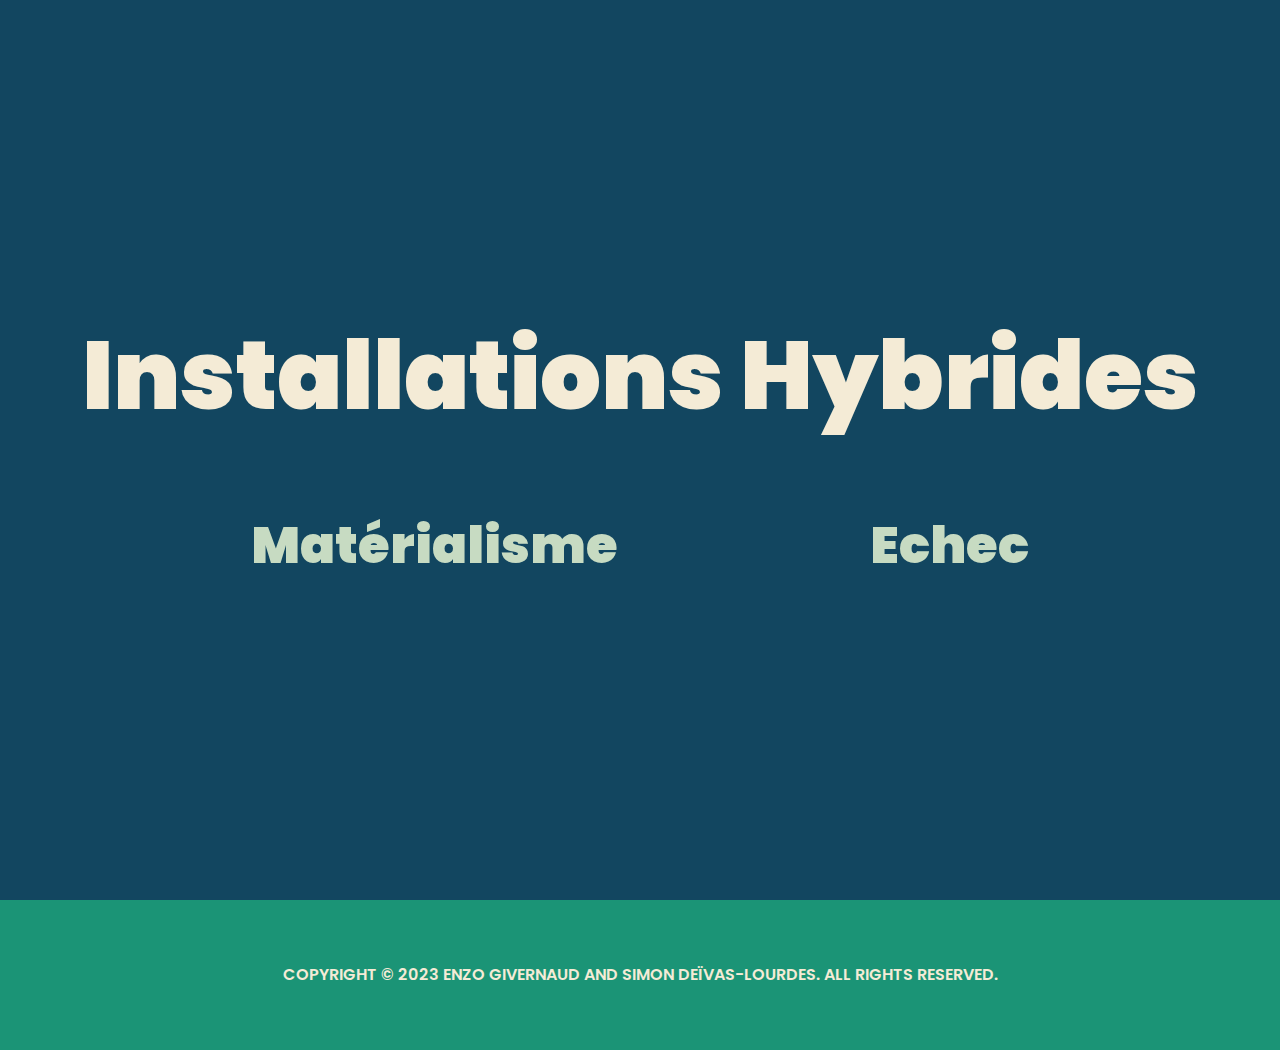
<file: index.html>
<!DOCTYPE html>
<html lang="en">
<head>
    <meta charset="UTF-8">
    <meta http-equiv="X-UA-Compatible" content="IE=edge">
    <meta name="viewport" content="width=device-width, initial-scale=1.0">
    <link href="https://unpkg.com/aos@2.3.1/dist/aos.css" rel="stylesheet">
    <link rel="stylesheet" href="assets/css/style.css">
    <title>Installation Hybride</title>
</head>
<body>
    <main>
        <section class="home">
            <h1>Installations Hybrides</h1>
            <nav>
                <a href="./materialisme.html">Matérialisme</a>
                <a href="./echec.html">Echec</a>
            </nav>
        </section>
    </main>
    <footer>
        COPYRIGHT © 2023 ENZO GIVERNAUD AND SIMON DEÏVAS-LOURDES. ALL RIGHTS RESERVED.
    </footer>
</body>
<script src="https://unpkg.com/aos@2.3.1/dist/aos.js"></script>
      <script>
        AOS.init();
      </script>
</html>
</file>
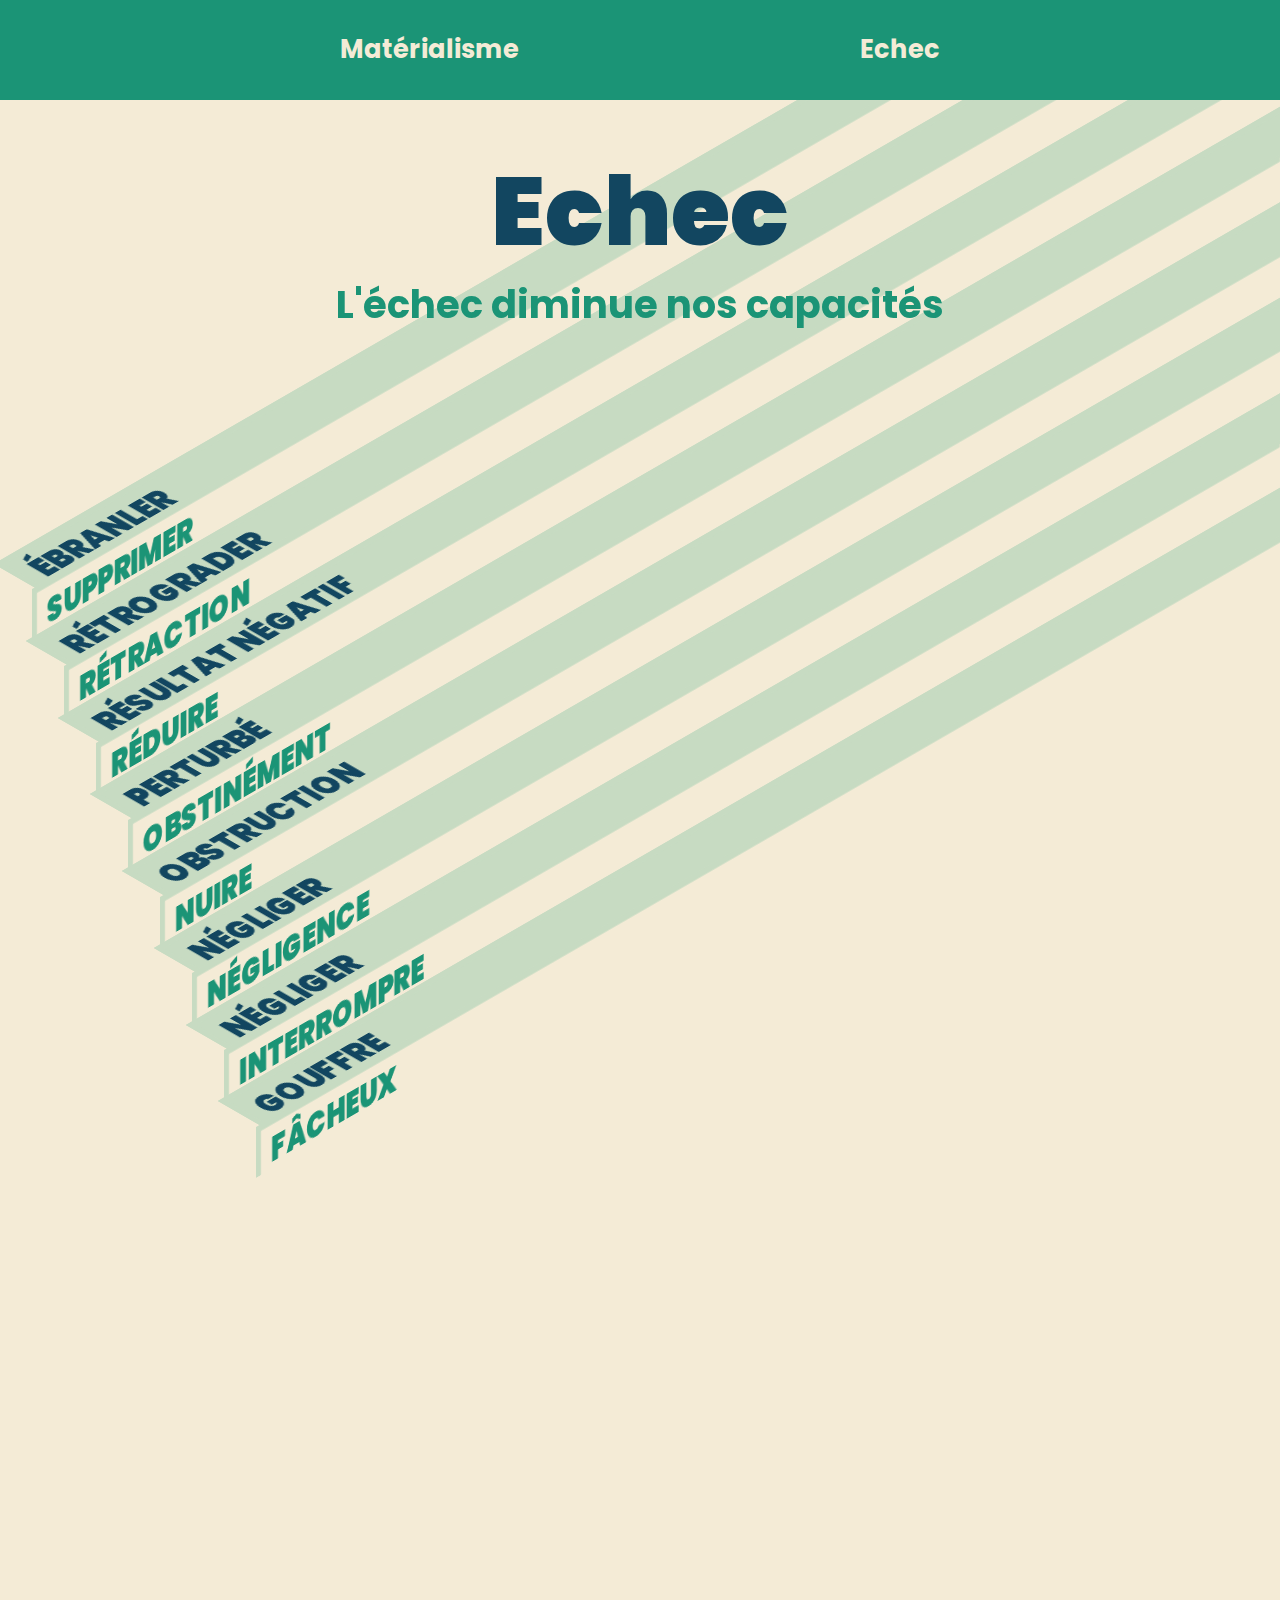
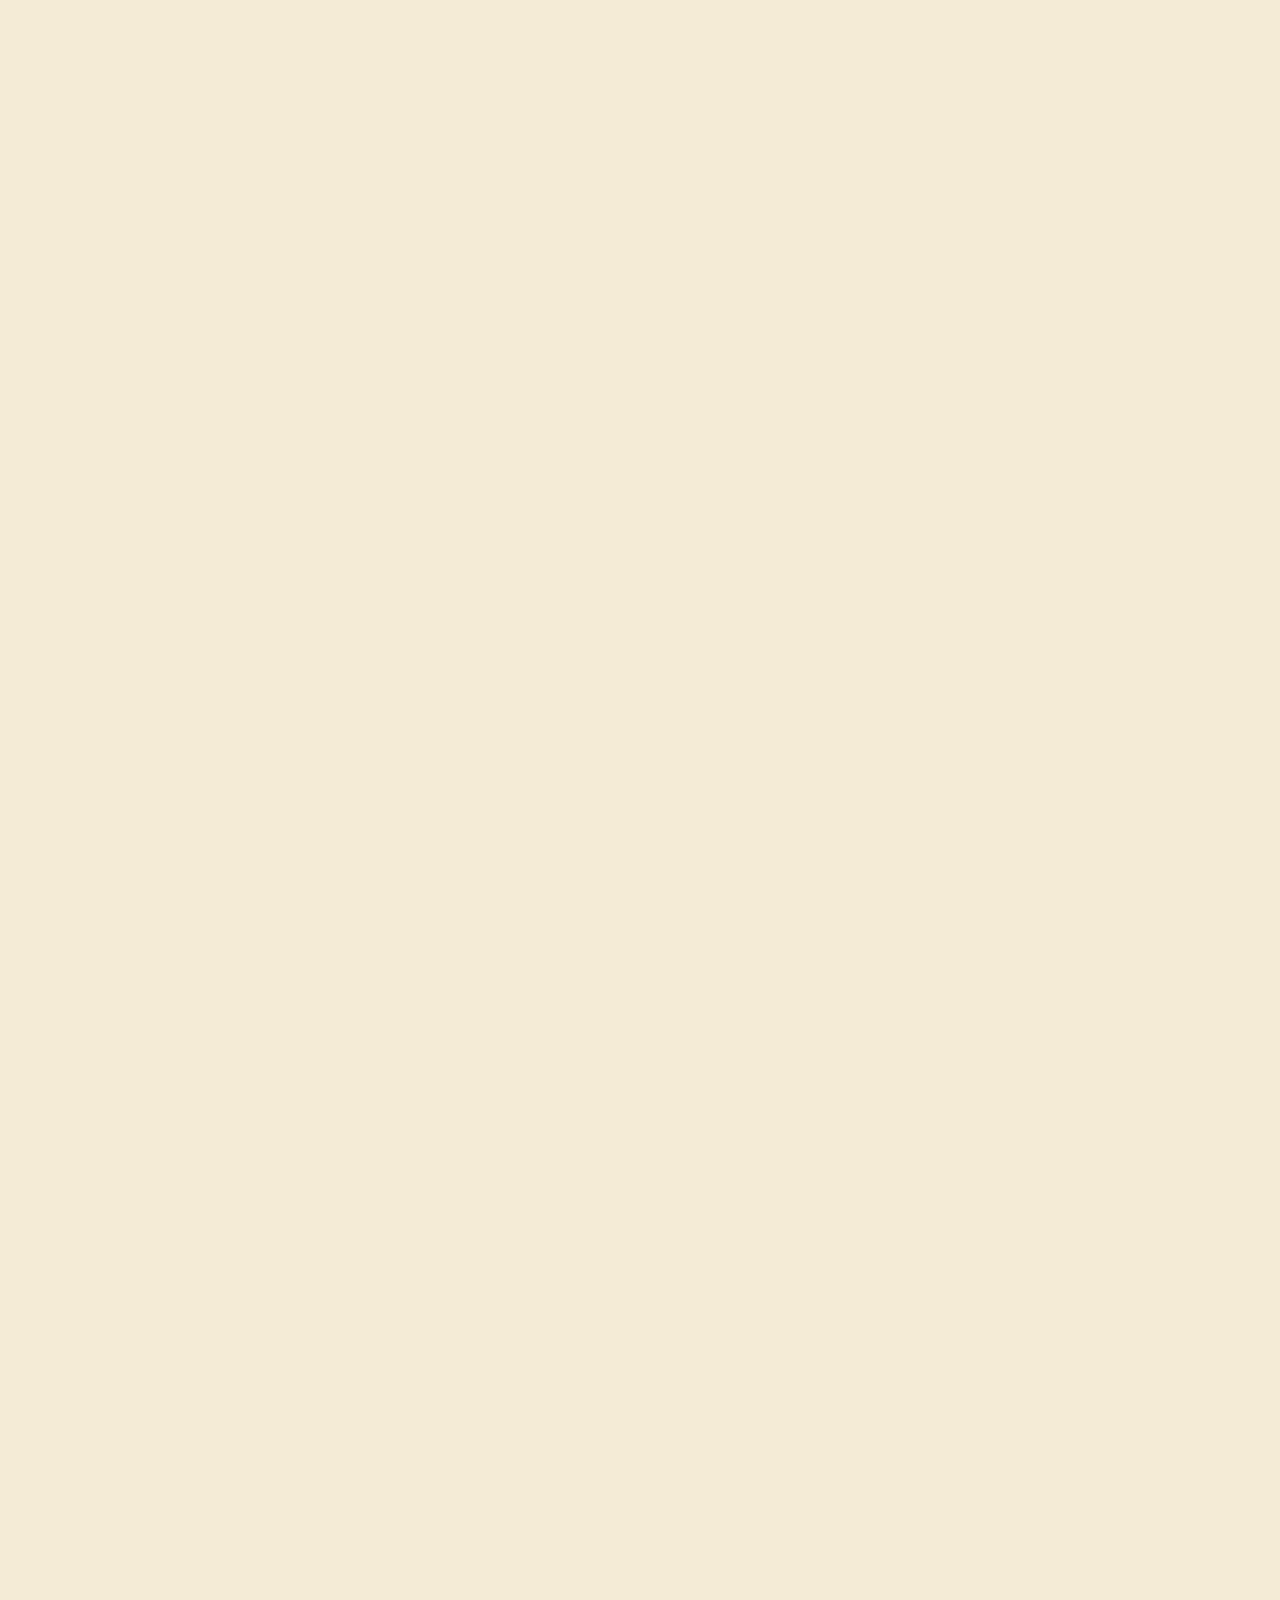
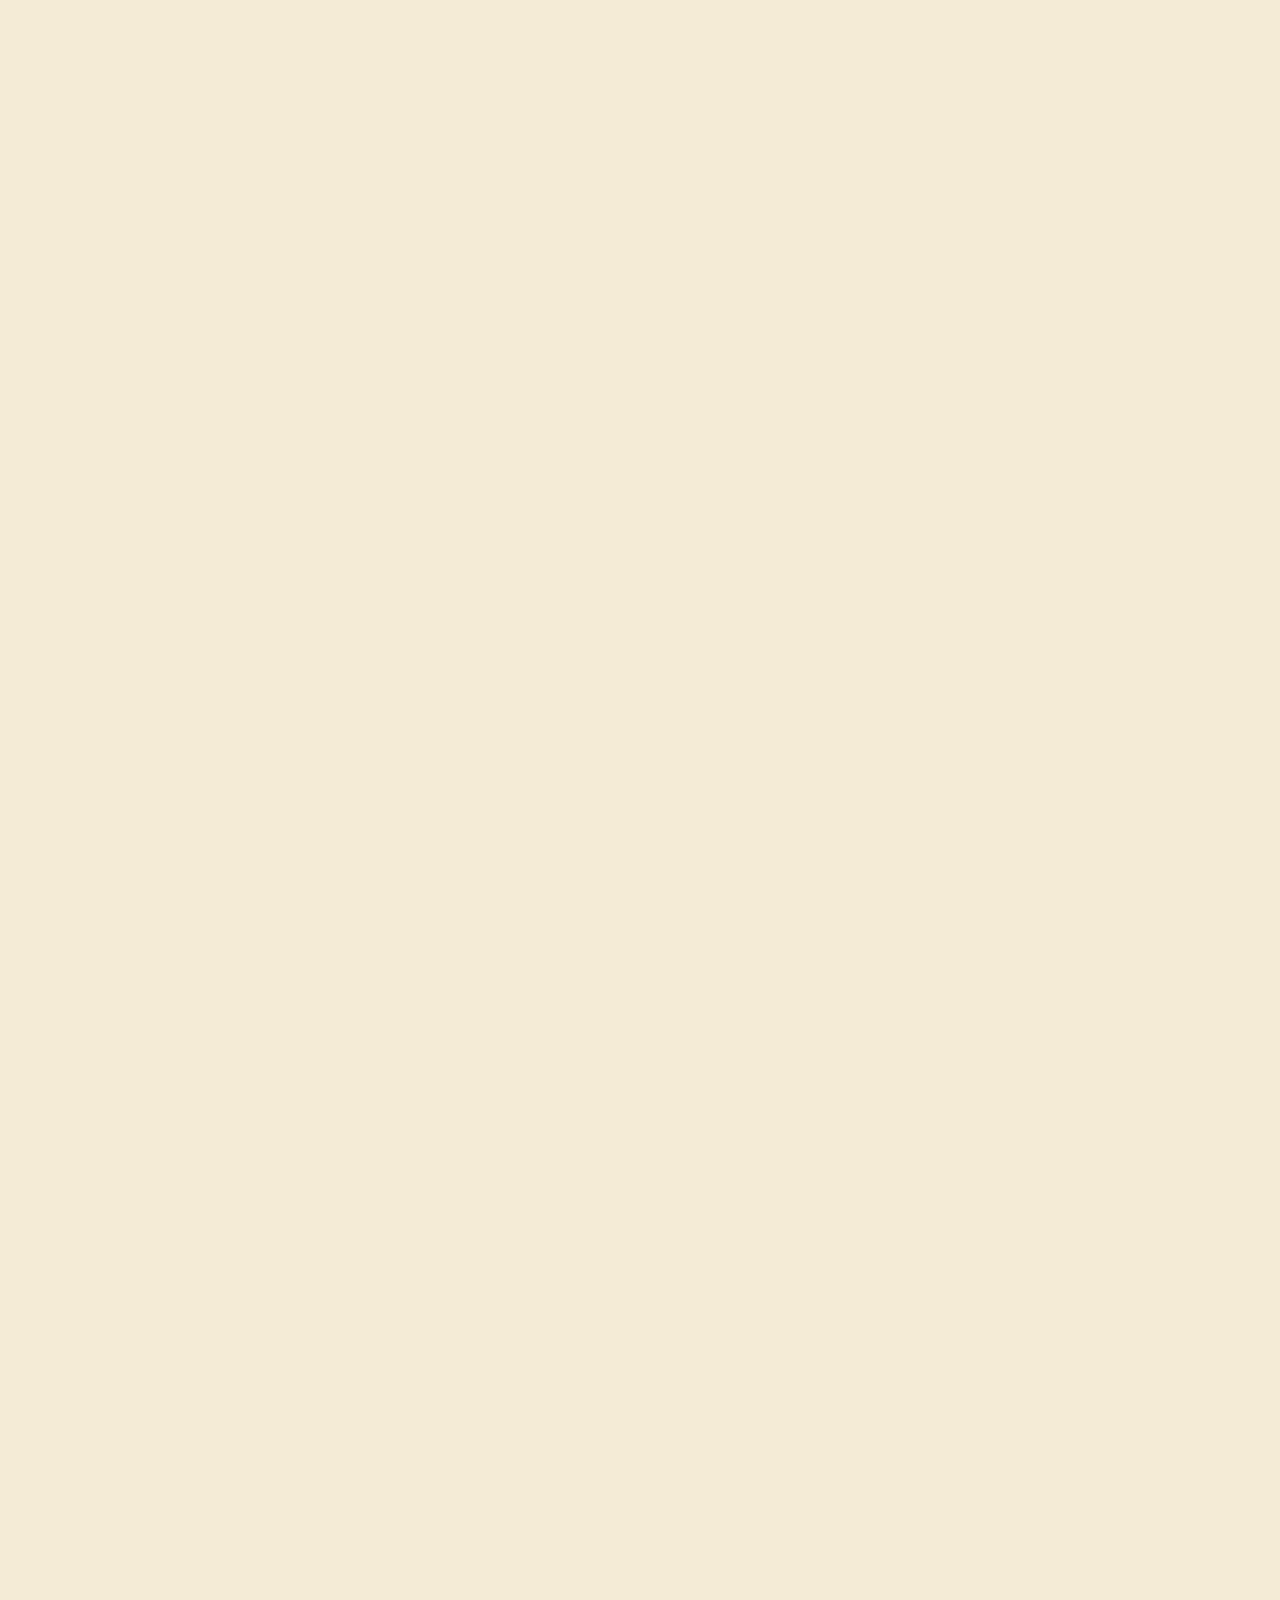
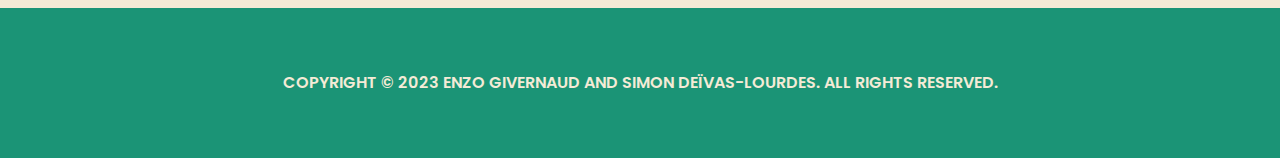
<file: echec.html>
<!DOCTYPE html>
<html lang="en">
  <head>
    <meta charset="UTF-8" />
    <meta http-equiv="X-UA-Compatible" content="IE=edge" />
    <meta name="viewport" content="width=device-width, initial-scale=1.0" />
    <link href="https://unpkg.com/aos@2.3.1/dist/aos.css" rel="stylesheet">
    <link rel="stylesheet" href="./assets/css/style.css" />
    <title>Installation Hybride | Echec</title>
  </head>
  <body>
    <header>
      <a href="./materialisme.html">Matérialisme</a>
      <a href="./echec.html">Echec</a>
    </header>
    <main>
      <section class="echec">
        <h1 data-aos="fade-down">Echec</h1>
        <h2 data-aos="fade-up">L'échec diminue nos capacités</h2>
      </section>
      <ul class="Words">
        <li data-aos="fade-right" class="Words-line">
          <p>Ébranler</p>
          <p>&nbsp;</p>
        </li>
        <li data-aos="fade-right" class="Words-line">
          <p>Supprimer</p>
          <p>&nbsp;</p>
        </li>
        <li data-aos="fade-right" class="Words-line">
          <p>Rétrograder</p>
          <p>&nbsp;</p>
        </li>
        <li data-aos="fade-right" class="Words-line">
          <p>Rétraction</p>
          <p>&nbsp;</p>
        </li>
        <li data-aos="fade-right" class="Words-line">
          <p>Résultat négatif</p>
          <p>&nbsp;</p>
        </li>
        <li data-aos="fade-right" class="Words-line">
          <p>Réduire</p>
          <p>&nbsp;</p>
        </li>
        <li data-aos="fade-right" class="Words-line">
          <p>Perturbé</p>
          <p>&nbsp;</p>
        </li>
        <li data-aos="fade-right" class="Words-line">
          <p>Obstinément</p>
          <p>&nbsp;</p>
        </li>
        <li data-aos="fade-right" class="Words-line">
          <p>Obstruction</p>
          <p>&nbsp;</p>
        </li>
        <li data-aos="fade-right" class="Words-line">
          <p>Nuire</p>
          <p>&nbsp;</p>
        </li>
        <li data-aos="fade-right" class="Words-line">
          <p>Négliger</p>
          <p>&nbsp;</p>
        </li>
        <li data-aos="fade-right" class="Words-line">
          <p>Négligence</p>
          <p>&nbsp;</p>
        </li>
        <li data-aos="fade-right" class="Words-line">
          <p>Négliger</p>
          <p>&nbsp;</p>
        </li>
        <li data-aos="fade-right" class="Words-line">
          <p>Interrompre</p>
          <p>&nbsp;</p>
        </li>
        <li data-aos="fade-right" class="Words-line">
          <p>Gouffre</p>
          <p>&nbsp;</p>
        </li>
        <li data-aos="fade-right" class="Words-line">
          <p>Fâcheux</p>
          <p>&nbsp;</p>
        </li>
        <li data-aos="fade-right" class="Words-line">
          <p>Exclure</p>
          <p>&nbsp;</p>
        </li>
        <li data-aos="fade-right" class="Words-line">
          <p>Éreinter</p>
          <p>&nbsp;</p>
        </li>
        <li data-aos="fade-right" class="Words-line">
          <p>Dégringoler</p>
          <p>&nbsp;</p>
        </li>
        <li data-aos="fade-right" class="Words-line">
          <p>Déficit</p>
          <p>&nbsp;</p>
        </li>
        <li data-aos="fade-right" class="Words-line">
          <p>Échelonnement</p>
          <p>&nbsp;</p>
        </li>
        <li data-aos="fade-right" class="Words-line">
          <p>Disloquer</p>
          <p>&nbsp;</p>
        </li>
        <li data-aos="fade-right" class="Words-line">
          <p>Décliner</p>
          <p>&nbsp;</p>
        </li>
        <li data-aos="fade-right" class="Words-line">
          <p>Déclin</p>
          <p>&nbsp;</p>
        </li>
        <li data-aos="fade-right" class="Words-line">
          <p>Éviter</p>
          <p>&nbsp;</p>
        </li>
        <li data-aos="fade-right" class="Words-line">
          <p>Obstacle</p>
          <p>&nbsp;</p>
        </li>
        <li data-aos="fade-right" class="Words-line">
          <p>Abaissement</p>
          <p>&nbsp;</p>
        </li>
        <li data-aos="fade-right" class="Words-line">
          <p>Perturbation</p>
          <p>&nbsp;</p>
        </li>
        <li data-aos="fade-right" class="Words-line">
          <p>Infructueux</p>
          <p>&nbsp;</p>
        </li>
        <li data-aos="fade-right" class="Words-line">
          <p>Fini</p>
          <p>&nbsp;</p>
        </li>
        <li data-aos="fade-right" class="Words-line">
          <p>Abattement</p>
          <p>&nbsp;</p>
        </li>
        <li data-aos="fade-right" class="Words-line">
          <p>Contraint</p>
          <p>&nbsp;</p>
        </li>
        <li data-aos="fade-right" class="Words-line">
          <p>Adversité</p>
          <p>&nbsp;</p>
        </li>
        <li data-aos="fade-right" class="Words-line">
          <p>Plafonner</p>
          <p>&nbsp;</p>
        </li>
        <li data-aos="fade-right" class="Words-line">
          <p>Impuissance</p>
          <p>&nbsp;</p>
        </li>
        <li data-aos="fade-right" class="Words-line">
          <p>Rampant</p>
          <p>&nbsp;</p>
        </li>
        <li data-aos="fade-right" class="Words-line">
          <p>Ignominie</p>
          <p>&nbsp;</p>
        </li>
        <li data-aos="fade-right" class="Words-line">
          <p>Rebuffade</p>
          <p>&nbsp;</p>
        </li>
        <li data-aos="fade-right" class="Words-line">
          <p>Désastreux</p>
          <p>&nbsp;</p>
        </li>
        <li data-aos="fade-right" class="Words-line">
          <p>Régression</p>
          <p>&nbsp;</p>
        </li>
        <li data-aos="fade-right" class="Words-line">
          <p>Anéantir</p>
          <p>&nbsp;</p>
        </li>
        <li data-aos="fade-right" class="Words-line">
          <p>Arrêter</p>
          <p>&nbsp;</p>
        </li>
        <li data-aos="fade-right" class="Words-line">
          <p>Échelonner</p>
          <p>&nbsp;</p>
        </li>
        <li data-aos="fade-right" class="Words-line">
          <p>Limitation</p>
          <p>&nbsp;</p>
        </li>
        <li data-aos="fade-right" class="Words-line">
          <p>Inadéquat</p>
          <p>&nbsp;</p>
        </li>
        <li data-aos="fade-right" class="Words-line">
          <p>Insuffisance</p>
          <p>&nbsp;</p>
        </li>
        <li data-aos="fade-right" class="Words-line">
          <p>Manque</p>
          <p>&nbsp;</p>
        </li>
        <li data-aos="fade-right" class="Words-line">
          <p>Inefficace</p>
          <p>&nbsp;</p>
        </li>
        <li data-aos="fade-right" class="Words-line">
          <p>Évanouir</p>
          <p>&nbsp;</p>
        </li>
        <li data-aos="fade-right" class="Words-line">
          <p>Étouffer</p>
          <p>&nbsp;</p>
        </li>
        <li data-aos="fade-right" class="Words-line">
          <p>Éliminer</p>
          <p>&nbsp;</p>
        </li>
        <li data-aos="fade-right" class="Words-line">
          <p>Éclipser</p>
          <p>&nbsp;</p>
        </li>
        <li data-aos="fade-right" class="Words-line">
          <p>Ébranlement</p>
          <p>&nbsp;</p>
        </li>
        <li data-aos="fade-right" class="Words-line">
          <p>Échec</p>
          <p>&nbsp;</p>
        </li>
        <li data-aos="fade-right" class="Words-line">
          <p>Rater</p>
          <p>&nbsp;</p>
        </li>
        <li data-aos="fade-right" class="Words-line">
          <p>Vulnérable</p>
          <p>&nbsp;</p>
        </li>
        <li data-aos="fade-right" class="Words-line">
          <p>Vaciller</p>
          <p>&nbsp;</p>
        </li>
        <li data-aos="fade-right" class="Words-line">
          <p>Torpiller</p>
          <p>&nbsp;</p>
        </li>
        <li data-aos="fade-right" class="Words-line">
          <p>Subir</p>
          <p>&nbsp;</p>
        </li>
        <li data-aos="fade-right" class="Words-line">
          <p>Surcharger</p>
          <p>&nbsp;</p>
        </li>
        <li data-aos="fade-right" class="Words-line">
          <p>Bosworth</p>
          <p>&nbsp;</p>
        </li>
      </ul>
      <section class="echec">
        <h2 data-aos="fade-down">L'union fait la force</h2>
      </section>
      <section class="echec_words_wrap">
        <p data-aos="fade-right" class="echec_words_bis">
          Un association puissance population alliance coordination accord
          tranquillité understanding jointure amitié assistance camaraderie
          considération stabilité adhésion échange action gentillesse calme
          acceptation ensemble affection cohésion serenité bonté tranquillité
          coexistence principes exaltation partage bien-être détermination
          honnêteté intégrité bienveillance altruisme foi soutien intelligence
          bienveillant lien fraternité sagesse justice abnégation espoir
          implication équité positivisme progression maturité vérité ouverture
          détermination honnêteté intégrité bienveillance altruisme foi soutien
          intelligence bienveillant lien fraternité sagesse justice
        </p>
        <p data-aos="fade-down" class="echec_words">
          Un association puissance population alliance coordination accord
          tranquillité understanding jointure amitié assistance camaraderie
          considération stabilité adhésion échange action gentillesse calme
          acceptation ensemble affection cohésion serenité bonté tranquillité
          coexistence principes exaltation partage bien-être détermination
          honnêteté intégrité bienveillance altruisme foi soutien intelligence
          bienveillant lien fraternité sagesse justice abnégation espoir
          implication équité positivisme progression maturité vérité ouverture
          détermination honnêteté intégrité bienveillance altruisme foi soutien
          intelligence bienveillant lien fraternité sagesse justice
        </p>
        <p data-aos="fade-left" class="echec_words_bis_bis">
          Un association puissance population alliance coordination accord
          tranquillité understanding jointure amitié assistance camaraderie
          considération stabilité adhésion échange action gentillesse calme
          acceptation ensemble affection cohésion serenité bonté tranquillité
          coexistence principes exaltation partage bien-être détermination
          honnêteté intégrité bienveillance altruisme foi soutien intelligence
          bienveillant lien fraternité sagesse justice abnégation espoir
          implication équité positivisme progression maturité vérité ouverture
          détermination honnêteté intégrité bienveillance altruisme foi soutien
          intelligence bienveillant lien fraternité sagesse justice
        </p>
      </section>
      <section class="echec">
        <h4 data-aos="fade-down">Projet</h4>
        <p data-aos="fade-up">Une grande sculpture interactive à plusieurs niveaux. Les participants pourraient se réunir autour de la sculpture et se connecter à des capteurs qui réagissent à leurs mouvements et à leurs interactions. Chaque mouvement ou interaction produit une réaction différente, créant une symphonie de sons et de lumières qui se reflètent sur la sculpture et qui symbolisent la force de l'union. Les participants peuvent également interagir avec des écrans tactiles qui leur permettent de découvrir des informations sur le thème de l'union et de partager leurs propres idées sur le sujet.</p>
      </section>
      <div id="chartdiv"></div>
    </main>
    <footer>
      COPYRIGHT © 2023 ENZO GIVERNAUD AND SIMON DEÏVAS-LOURDES. ALL RIGHTS
      RESERVED.
    </footer>
  </body>
  <script src="https://www.amcharts.com/lib/4/core.js"></script>
      <script src="https://www.amcharts.com/lib/4/charts.js"></script>
      <script src="https://www.amcharts.com/lib/4/plugins/wordCloud.js"></script>
      <script src="https://www.amcharts.com/lib/4/themes/animated.js"></script>
      <script src="https://unpkg.com/aos@2.3.1/dist/aos.js"></script>
      <script>
        AOS.init();
      </script>
      <script src="./assets/js/script/main.js"></script>
</html>
</file>
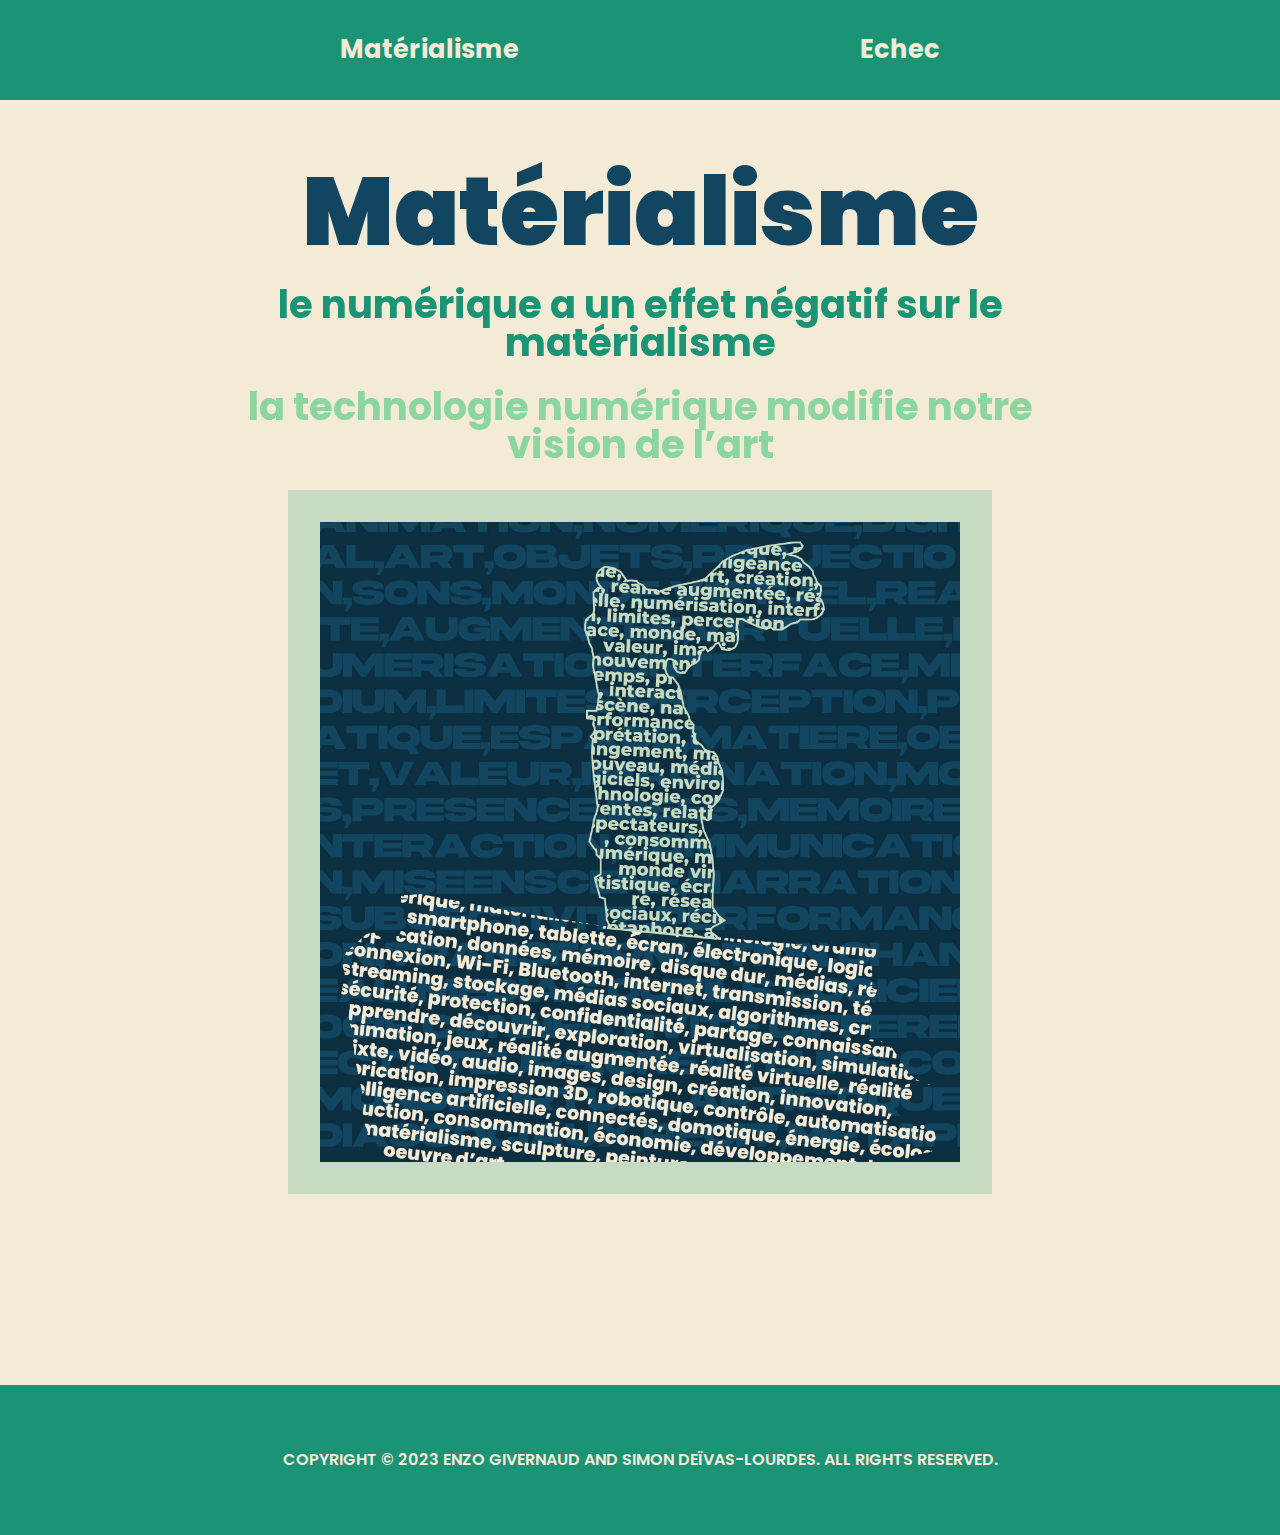
<file: materialisme.html>
<!DOCTYPE html>
<html lang="en">
<head>
    <meta charset="UTF-8">
    <meta http-equiv="X-UA-Compatible" content="IE=edge">
    <meta name="viewport" content="width=device-width, initial-scale=1.0">
    <link href="https://unpkg.com/aos@2.3.1/dist/aos.css" rel="stylesheet">
    <link rel="stylesheet" href="./assets/css/style.css">
    <title>Installation Hybride | Matérialisme</title>
</head>
<body>
    <header>
        <a href="./materialisme.html">Matérialisme</a>
        <a href="./echec.html">Echec</a>
    </header>
    <main>
        <section id="materialisme">
            <h1 data-aos="fade-down">Matérialisme</h1>
            <h2 data-aos="fade-right">le numérique a un effet négatif sur le matérialisme</h2>
            <h3 data-aos="fade-left">la technologie numérique modifie notre vision de l’art</h3>
            <img data-aos="flip-down" src="./assets/images/jpg/installation_hybriedes_copie.jpg" alt="installation_hybrides_statue">
            <h4 data-aos="fade-down">Projet</h4>
            <p data-aos="fade-up">Faire une animation dans laquelle il y a une oeuvre d’art avec plusieurs objets et petit à petit, tous les objets se transforment en numérique, ça peut devenir des projection comme des sons ou autre pour qu’au final l’oeuvre se transpose dans un monde virtuel et n’existe plus irl</p>
        </section>
        
    </main>
    <footer>
        COPYRIGHT © 2023 ENZO GIVERNAUD AND SIMON DEÏVAS-LOURDES. ALL RIGHTS RESERVED.
    </footer>
    <script src="https://unpkg.com/aos@2.3.1/dist/aos.js"></script>
      <script>
        AOS.init();
      </script>
</body>
</html>
</file>
<file: assets/css/style.css>
/* http://meyerweb.com/eric/tools/css/reset/ 
   v2.0 | 20110126
   License: none (public domain)
*/
@import url("https://fonts.googleapis.com/css2?family=Poppins:ital,wght@0,100;0,200;0,300;0,400;0,500;0,600;0,700;0,800;0,900;1,100;1,200;1,300;1,400;1,500;1,600;1,700;1,800;1,900&display=swap");
html,
body,
div,
span,
applet,
object,
iframe,
h1,
h2,
h3,
h4,
h5,
h6,
p,
blockquote,
pre,
a,
abbr,
acronym,
address,
big,
cite,
code,
del,
dfn,
em,
img,
ins,
kbd,
q,
s,
samp,
small,
strike,
strong,
sub,
sup,
tt,
var,
b,
u,
i,
center,
dl,
dt,
dd,
ol,
ul,
li,
fieldset,
form,
label,
legend,
table,
caption,
tbody,
tfoot,
thead,
tr,
th,
td,
article,
aside,
canvas,
details,
embed,
figure,
figcaption,
footer,
header,
hgroup,
menu,
nav,
output,
ruby,
section,
summary,
time,
mark,
audio,
video {
  margin: 0;
  padding: 0;
  border: 0;
  font-size: 100%;
  font: inherit;
  vertical-align: baseline;
}

/* HTML5 display-role reset for older browsers */
article,
aside,
details,
figcaption,
figure,
footer,
header,
hgroup,
menu,
nav,
section {
  display: block;
}

body {
  line-height: 1;
}

ol,
ul {
  list-style: none;
}

blockquote,
q {
  quotes: none;
}

blockquote:before,
blockquote:after,
q:before,
q:after {
  content: "";
  content: none;
}

table {
  border-collapse: collapse;
  border-spacing: 0;
}

html {
  overflow-x: hidden;
}

body {
  background-color: #F4EBD6;
  color: #124660;
  font-family: "Poppins", sans-serif;
  overflow-x: hidden;
}

main {
  display: flex;
  flex-direction: column;
  align-items: center;
}

header {
  z-index: 2;
  position: relative;
  height: 100px;
  background-color: #1B9476;
  color: #F4EBD6;
  display: flex;
  justify-content: space-evenly;
  align-items: center;
  font-size: 2vw;
  font-weight: 700;
}
header a {
  text-decoration: none;
  color: #F4EBD6;
}
header a:hover {
  color: #8BD59E;
  transition: color 0.3s ease;
}

footer {
  display: flex;
  justify-content: center;
  align-items: center;
  height: 150px;
  background-color: #1B9476;
  color: #F4EBD6;
  font-weight: 600;
  text-align: center;
}

.Words {
  width: 100%;
  font-family: "Poppins", sans-serif;
  font-size: 2vw;
  font-weight: 900;
  padding-bottom: 400px;
  margin-top: -200px;
  text-transform: uppercase;
  transform: translate3d(0, 0, 0);
  -webkit-font-smoothing: antialiased;
  -webkit-font-kerning: normal;
  -webkit-text-size-adjust: 100%;
}
.Words .Words-line {
  height: 3vw;
  overflow: hidden;
  position: relative;
}
.Words .Words-line p {
  border: #C7DBC2 5px solid;
  height: 3vw;
  line-height: 3vw;
  padding: 0 10px;
  transition: all 0.4s ease-in-out;
  transform: translate3d(0, 0, 0);
  vertical-align: top;
  white-space: nowrap;
  cursor: pointer;
}
.Words .Words-line p:hover {
  transition: all ease-in-out 0.5s;
  transform: translate3d(0, -10px, 0);
}
.Words .Words-line:nth-child(odd) {
  transform: skew(60deg, -30deg) scaleY(0.66667);
  background-color: #C7DBC2;
}
.Words .Words-line:nth-child(even) {
  transform: skew(0deg, -30deg) scaleY(1.33333);
  color: #1B9476;
}
.Words .Words-line:nth-child(1) {
  left: 1.25vw;
}
.Words .Words-line:nth-child(2) {
  left: 2.5vw;
}
.Words .Words-line:nth-child(3) {
  left: 3.75vw;
}
.Words .Words-line:nth-child(4) {
  left: 5vw;
}
.Words .Words-line:nth-child(5) {
  left: 6.25vw;
}
.Words .Words-line:nth-child(6) {
  left: 7.5vw;
}
.Words .Words-line:nth-child(7) {
  left: 8.75vw;
}
.Words .Words-line:nth-child(8) {
  left: 10vw;
}
.Words .Words-line:nth-child(9) {
  left: 11.25vw;
}
.Words .Words-line:nth-child(10) {
  left: 12.5vw;
}
.Words .Words-line:nth-child(11) {
  left: 13.75vw;
}
.Words .Words-line:nth-child(12) {
  left: 15vw;
}
.Words .Words-line:nth-child(13) {
  left: 16.25vw;
}
.Words .Words-line:nth-child(14) {
  left: 17.5vw;
}
.Words .Words-line:nth-child(15) {
  left: 18.75vw;
}
.Words .Words-line:nth-child(16) {
  left: 20vw;
}
.Words .Words-line:nth-child(17) {
  left: 21.25vw;
}
.Words .Words-line:nth-child(18) {
  left: 22.5vw;
}
.Words .Words-line:nth-child(19) {
  left: 23.75vw;
}
.Words .Words-line:nth-child(20) {
  left: 25vw;
}
.Words .Words-line:nth-child(21) {
  left: 26.25vw;
}
.Words .Words-line:nth-child(22) {
  left: 27.5vw;
}
.Words .Words-line:nth-child(23) {
  left: 28.75vw;
}
.Words .Words-line:nth-child(24) {
  left: 30vw;
}
.Words .Words-line:nth-child(25) {
  left: 31.25vw;
}
.Words .Words-line:nth-child(26) {
  left: 32.5vw;
}
.Words .Words-line:nth-child(27) {
  left: 33.75vw;
}
.Words .Words-line:nth-child(28) {
  left: 35vw;
}
.Words .Words-line:nth-child(29) {
  left: 36.25vw;
}
.Words .Words-line:nth-child(30) {
  left: 37.5vw;
}
.Words .Words-line:nth-child(31) {
  left: 38.75vw;
}
.Words .Words-line:nth-child(32) {
  left: 40vw;
}
.Words .Words-line:nth-child(33) {
  left: 41.25vw;
}
.Words .Words-line:nth-child(34) {
  left: 42.5vw;
}
.Words .Words-line:nth-child(35) {
  left: 43.75vw;
}
.Words .Words-line:nth-child(36) {
  left: 45vw;
}
.Words .Words-line:nth-child(37) {
  left: 46.25vw;
}
.Words .Words-line:nth-child(38) {
  left: 47.5vw;
}
.Words .Words-line:nth-child(39) {
  left: 48.75vw;
}
.Words .Words-line:nth-child(40) {
  left: 50vw;
}
.Words .Words-line:nth-child(41) {
  left: 51.25vw;
}
.Words .Words-line:nth-child(42) {
  left: 52.5vw;
}
.Words .Words-line:nth-child(43) {
  left: 53.75vw;
}
.Words .Words-line:nth-child(44) {
  left: 55vw;
}
.Words .Words-line:nth-child(45) {
  left: 56.25vw;
}
.Words .Words-line:nth-child(46) {
  left: 57.5vw;
}
.Words .Words-line:nth-child(47) {
  left: 58.75vw;
}
.Words .Words-line:nth-child(48) {
  left: 60vw;
}
.Words .Words-line:nth-child(49) {
  left: 61.25vw;
}
.Words .Words-line:nth-child(50) {
  left: 62.5vw;
}
.Words .Words-line:nth-child(51) {
  left: 63.75vw;
}
.Words .Words-line:nth-child(52) {
  left: 65vw;
}
.Words .Words-line:nth-child(53) {
  left: 66.25vw;
}
.Words .Words-line:nth-child(54) {
  left: 67.5vw;
}
.Words .Words-line:nth-child(55) {
  left: 68.75vw;
}
.Words .Words-line:nth-child(56) {
  left: 70vw;
}
.Words .Words-line:nth-child(57) {
  left: 71.25vw;
}
.Words .Words-line:nth-child(58) {
  left: 72.5vw;
}
.Words .Words-line:nth-child(59) {
  left: 73.75vw;
}
.Words .Words-line:nth-child(60) {
  left: 75vw;
}
.Words .Words-line:nth-child(61) {
  left: 76.25vw;
}
.Words .Words-line:nth-child(62) {
  left: 77.5vw;
}
.Words .Words-line:nth-child(63) {
  left: 78.75vw;
}

h1 {
  z-index: 2;
  font-weight: 900;
  font-size: 7.5vw;
}

h2, h3 {
  z-index: 2;
  font-weight: 700;
  font-size: 3vw;
  color: #1B9476;
}

h3 {
  z-index: 2;
  color: #8BD59E;
}

h4 {
  z-index: 2;
  font-size: 2.15vw;
  font-weight: 600;
}

#materialisme {
  width: clamp(375px, 80%, 800px);
  min-height: 100vh;
  display: flex;
  flex-direction: column;
  align-items: center;
  gap: 2vw;
  text-align: center;
  padding-block: 5vw;
}
#materialisme img {
  width: 80%;
  border: #C7DBC2 2.5vw solid;
}

.echec {
  z-index: 2;
  width: clamp(375px, 80%, 800px);
  display: flex;
  flex-direction: column;
  align-items: center;
  gap: 2vw;
  text-align: center;
  padding-block: 5vw;
}

.echec_words_wrap {
  width: 100%;
  display: flex;
  justify-content: space-evenly;
  position: relative;
}
.echec_words_wrap .echec_words, .echec_words_wrap .echec_words_bis, .echec_words_wrap .echec_words_bis_bis {
  clip-path: polygon(22% 0, 77% 0, 77% 33%, 55% 60%, 60% 83%, 80% 85%, 80% 100%, 21% 100%, 21% 85%, 41% 83%, 45% 60%, 23% 33%);
  background-color: #124660;
  color: #C7DBC2;
  width: 60vw;
  aspect-ratio: 1;
  font-weight: 900;
  letter-spacing: 2px;
  text-transform: uppercase;
  font-size: 2vw;
  line-height: 2;
  text-align: center;
}
.echec_words_wrap .echec_words_bis, .echec_words_wrap .echec_words_bis_bis {
  clip-path: polygon(50% 0%, 25% 50%, 50% 100%, 0% 50%);
  width: 20vw;
  height: 20vw;
  font-size: 0.8em;
  line-height: 1;
  text-align: left;
  text-transform: capitalize;
  font-weight: 600;
  margin-top: 5vw;
  position: absolute;
  left: 20vw;
}
.echec_words_wrap .echec_words_bis_bis {
  clip-path: polygon(50% 0%, 75% 50%, 50% 100%, 100% 47%);
  text-align: right;
  right: 20vw;
  left: inherit;
}

#chartdiv {
  width: 50%;
  height: 500px;
  padding-bottom: 5vw;
}

.home {
  height: 100vh;
  width: 100%;
  background-color: #124660;
  display: flex;
  flex-direction: column;
  align-items: center;
  justify-content: center;
  gap: 7.5vw;
}
.home h1 {
  color: #F4EBD6;
}
.home nav {
  display: flex;
  justify-content: space-evenly;
  align-items: center;
  width: 100%;
}
.home nav a {
  text-decoration: none;
  color: #C7DBC2;
  font-weight: 900;
  font-size: 4vw;
}
.home nav a:hover {
  color: #1B9476;
  transition: color 0.3s ease;
}

/*# sourceMappingURL=style.css.map */
</file>
